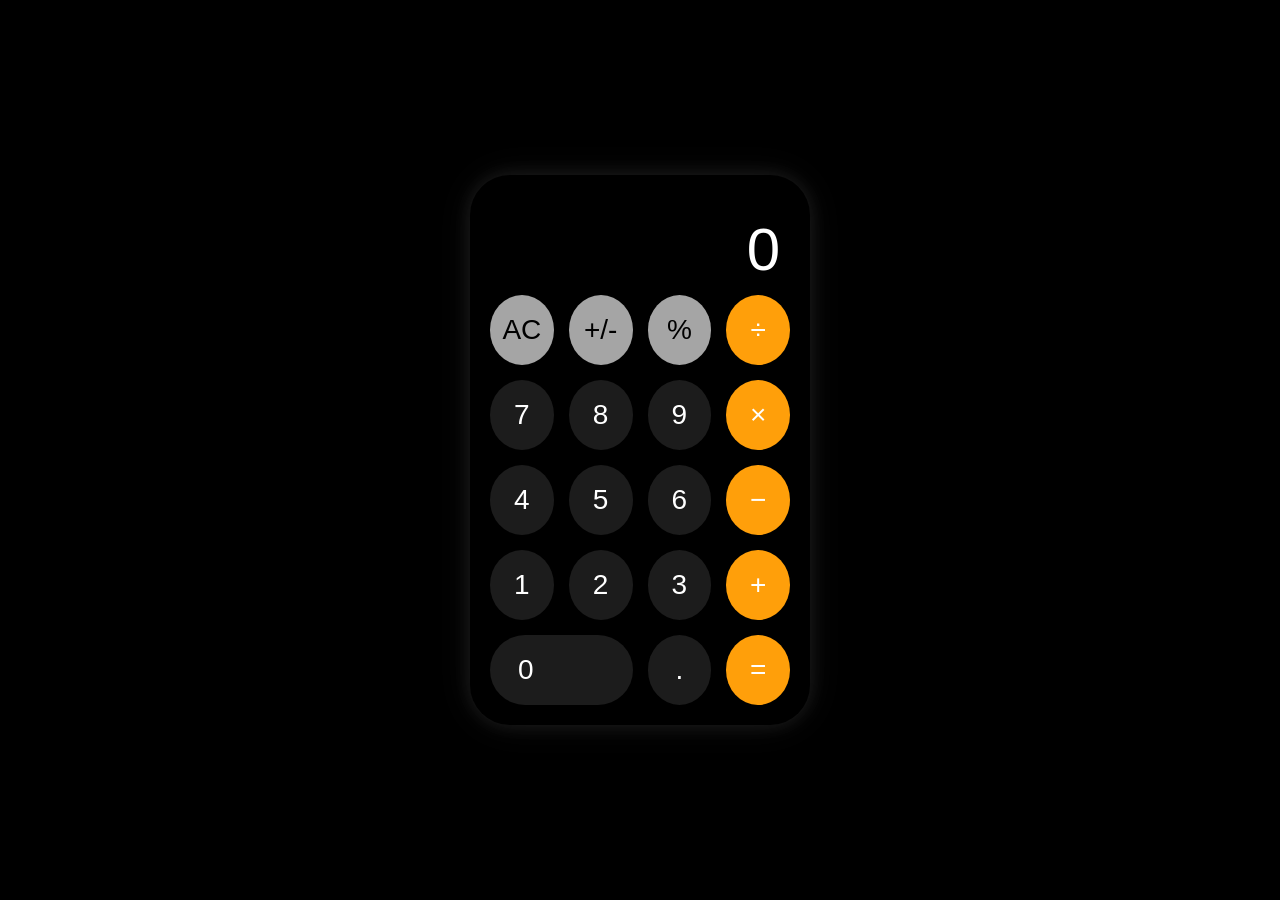
<file: index.html>
<!DOCTYPE html>
<html lang="en">
<head>
    <meta charset="UTF-8" />
    <meta name="viewport" content="width=device-width, initial-scale=1.0"/>
    <title>iPhone Calculator</title>

    <link rel="stylesheet" href="style1.css">
</head>
<body>

    <div class="calculator">

        <!-- Display -->
        <div id="display">0</div>

        <!-- Buttons -->
        <div class="buttons">

            <button class="gray">AC</button>
            <button class="gray">+/-</button>
            <button class="gray">%</button>
            <button class="orange">÷</button>

            <button>7</button>
            <button>8</button>
            <button>9</button>
            <button class="orange">×</button>

            <button>4</button>
            <button>5</button>
            <button>6</button>
            <button class="orange">−</button>

            <button>1</button>
            <button>2</button>
            <button>3</button>
            <button class="orange">+</button>

            <button class="zero">0</button>
            <button>.</button>
            <button class="orange">=</button>

        </div>

    </div>

    <script src="srcipt1.js"></script>

</body>
</html>
</file>
<file: style1.css>
*{
    margin:0;
    padding:0;
    box-sizing:border-box;
    font-family:Arial, Helvetica, sans-serif;
}

body{
    height:100vh;
    display:flex;
    justify-content:center;
    align-items:center;
    background:black;
}

/* Calculator Body */

.calculator{
    width:340px;
    background:#000;
    padding:20px;
    border-radius:40px;

    box-shadow:
    0 0 20px rgba(255,255,255,0.1),
    0 0 40px rgba(255,255,255,0.05);
}

/* Display */

#display{
    height:100px;
    color:white;
    font-size:60px;
    text-align:right;
    padding:20px 10px;
    overflow:hidden;
}

/* Buttons Grid */

.buttons{
    display:grid;
    grid-template-columns:repeat(4,1fr);
    gap:15px;
}

/* All Buttons */

button{
    height:70px;
    border:none;
    border-radius:50%;
    font-size:28px;
    cursor:pointer;

    background:#1c1c1c;
    color:white;

    transition:0.2s;
}

/* Hover Effect */

button:hover{
    transform:scale(1.05);
    opacity:0.9;
}

/* Click Effect */

button:active{
    transform:scale(0.95);
}

/* Gray Buttons */

.gray{
    background:#a5a5a5;
    color:black;
}

/* Orange Buttons */

.orange{
    background:#ff9f0a;
}

/* Zero Button */

.zero{
    grid-column:span 2;
    border-radius:40px;
    text-align:left;
    padding-left:28px;
}
</file>
<file: calculator/style1.css>
*{
    margin:0;
    padding:0;
    box-sizing:border-box;
    font-family:Arial, Helvetica, sans-serif;
}

body{
    height:100vh;
    display:flex;
    justify-content:center;
    align-items:center;
    background:black;
}

/* Calculator Body */

.calculator{
    width:340px;
    background:#000;
    padding:20px;
    border-radius:40px;

    box-shadow:
    0 0 20px rgba(255,255,255,0.1),
    0 0 40px rgba(255,255,255,0.05);
}

/* Display */

#display{
    height:100px;
    color:white;
    font-size:60px;
    text-align:right;
    padding:20px 10px;
    overflow:hidden;
}

/* Buttons Grid */

.buttons{
    display:grid;
    grid-template-columns:repeat(4,1fr);
    gap:15px;
}

/* All Buttons */

button{
    height:70px;
    border:none;
    border-radius:50%;
    font-size:28px;
    cursor:pointer;

    background:#1c1c1c;
    color:white;

    transition:0.2s;
}

/* Hover Effect */

button:hover{
    transform:scale(1.05);
    opacity:0.9;
}

/* Click Effect */

button:active{
    transform:scale(0.95);
}

/* Gray Buttons */

.gray{
    background:#a5a5a5;
    color:black;
}

/* Orange Buttons */

.orange{
    background:#ff9f0a;
}

/* Zero Button */

.zero{
    grid-column:span 2;
    border-radius:40px;
    text-align:left;
    padding-left:28px;
}
</file>
